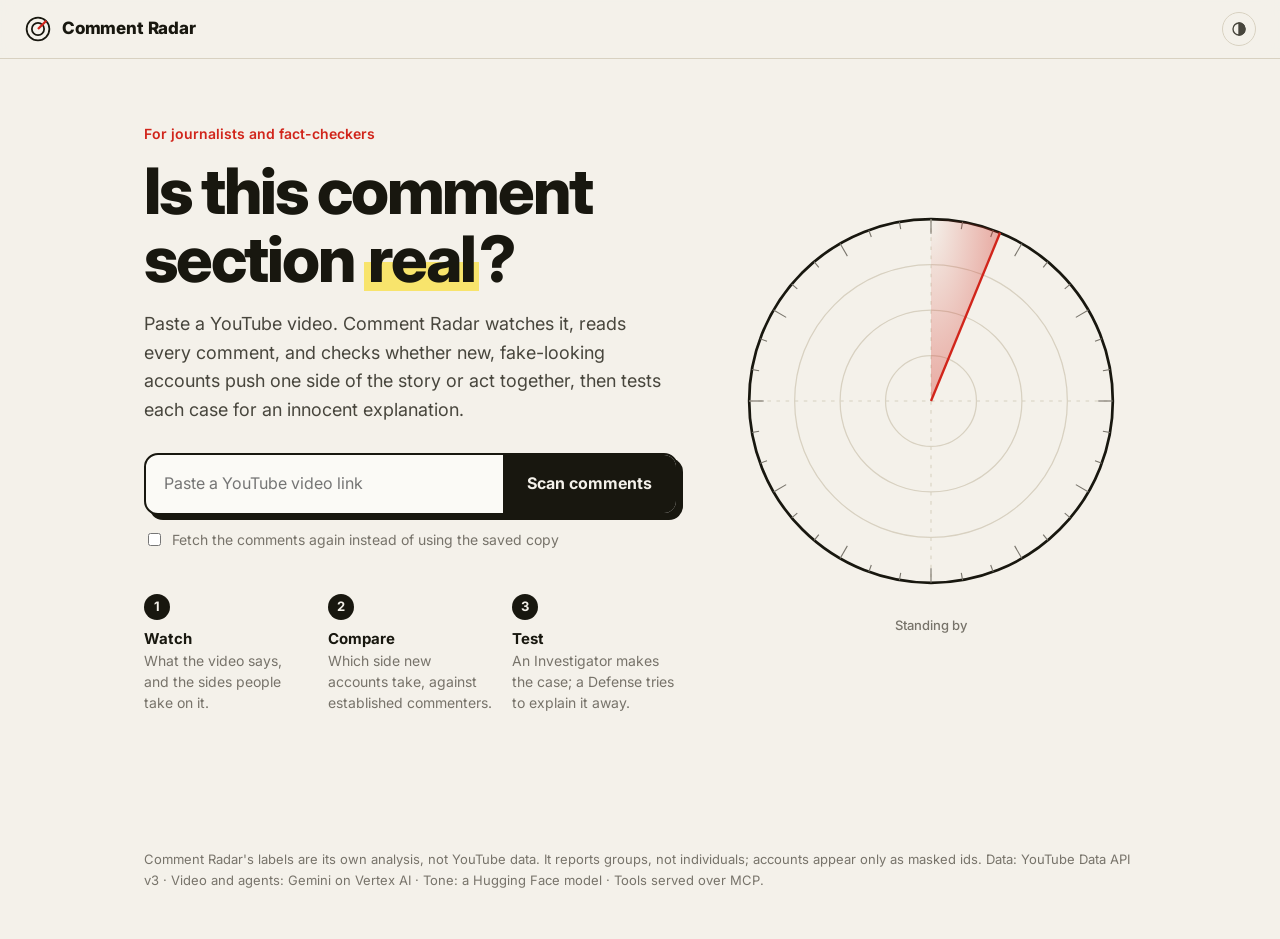
<file: static/index.html>
<!doctype html>
<html lang="en">
<head>
    <meta charset="UTF-8" />
    <meta name="viewport" content="width=device-width, initial-scale=1.0" />
    <title>Comment Radar</title>
    <meta name="description" content="Paste a YouTube link. Comment Radar finds groups of accounts that act together in its comments, with the evidence." />
    <link rel="preconnect" href="https://fonts.googleapis.com" />
    <link rel="preconnect" href="https://fonts.gstatic.com" crossorigin />
    <link href="https://fonts.googleapis.com/css2?family=Inter:wght@400;500;600;700;800&display=swap" rel="stylesheet" />
    <link rel="stylesheet" href="/static/styles.css" />
    <link rel="icon" href="data:image/svg+xml,%3Csvg xmlns='http://www.w3.org/2000/svg' viewBox='0 0 32 32'%3E%3Ccircle cx='16' cy='16' r='14' fill='%23f4f1ea' stroke='%2318170f' stroke-width='2'/%3E%3Ccircle cx='16' cy='16' r='8' fill='none' stroke='%2318170f' stroke-width='1.5'/%3E%3Cpath d='M16 16 26 6' stroke='%23d1251b' stroke-width='2.5'/%3E%3C/svg%3E" />
</head>
<body>
    <header class="masthead">
        <a class="wordmark" href="/">
            <svg viewBox="0 0 32 32" aria-hidden="true"><circle cx="16" cy="16" r="13" /><circle cx="16" cy="16" r="7" /><path class="hand" d="M16 16 25.5 6.5" /></svg>
            <span>Comment Radar</span>
        </a>
        <nav class="stepnav hidden" id="stepnav" aria-label="Report sections">
            <a href="#s-verdict"><i>1</i>Verdict</a>
            <a href="#s-sides"><i>2</i>Sides</a>
            <a href="#s-groups"><i>3</i>Groups</a>
            <a href="#s-scope"><i>4</i>Accounts</a>
            <a href="#s-tone"><i>5</i>Tone</a>
            <a href="#s-timing"><i>6</i>Timing</a>
            <a href="#s-ask"><i>7</i>Ask</a>
        </nav>
        <button class="theme" id="btn-theme" type="button" title="Switch light or dark" aria-label="Switch light or dark">
            <svg viewBox="0 0 24 24" fill="none" stroke="currentColor" stroke-width="1.8"><circle cx="12" cy="12" r="8" /><path d="M12 4a8 8 0 0 1 0 16z" fill="currentColor" /></svg>
        </button>
    </header>

    <main>
        <!-- Landing -->
        <section class="hero" id="hero">
            <div class="hero-text">
                <p class="kicker">For journalists and fact-checkers</p>
                <h1>Is this comment section <mark>real</mark>?</h1>
                <p class="lede">Paste a YouTube video. Comment Radar watches it, reads every comment, and checks whether new, fake-looking accounts push one side of the story or act together, then tests each case for an innocent explanation.</p>
                <form class="scan" id="ask">
                    <label class="sr-only" for="url">YouTube video link</label>
                    <input id="url" type="url" inputmode="url" placeholder="Paste a YouTube video link" required autocomplete="off" spellcheck="false" />
                    <button id="run" type="submit">Scan comments</button>
                </form>
                <label class="fresh"><input type="checkbox" id="fresh" /> Fetch the comments again instead of using the saved copy</label>
                <div class="examples hidden" id="examples"></div>
                <ol class="how">
                    <li><b>Watch</b><span>What the video says, and the sides people take on it.</span></li>
                    <li><b>Compare</b><span>Which side new accounts take, against established commenters.</span></li>
                    <li><b>Test</b><span>An Investigator makes the case; a Defense tries to explain it away.</span></li>
                </ol>
            </div>
            <figure class="scope-wrap" aria-hidden="true">
                <svg class="scope" id="scope" viewBox="-110 -110 220 220">
                    <defs>
                        <radialGradient id="sweep-fade" cx="0" cy="0" r="1"><stop offset="0" stop-color="var(--sweep)" stop-opacity="0" /><stop offset="1" stop-color="var(--sweep)" stop-opacity=".35" /></radialGradient>
                    </defs>
                    <circle r="100" class="ring outer" /><circle r="75" class="ring" /><circle r="50" class="ring" /><circle r="25" class="ring" />
                    <path d="M-100 0H100M0-100V100" class="cross" />
                    <g id="ticks"></g>
                    <g class="sweep"><path d="M0 0 L0 -100 A100 100 0 0 1 38 -92.5 Z" fill="url(#sweep-fade)" /><path d="M0 0 L38 -92.5" class="beam" /></g>
                    <g id="blips"></g>
                </svg>
                <figcaption id="scope-caption">Standing by</figcaption>
            </figure>
        </section>

        <div class="alert hidden" id="error" role="alert"></div>

        <!-- Live run -->
        <section class="run hidden" id="status" aria-live="polite">
            <div class="run-head">
                <span class="live">Scanning</span>
                <b id="status-title">Reading the comments…</b>
                <span class="clock" id="elapsed">0:00</span>
            </div>
            <ol class="steps" id="steps">
                <li data-step="fetch">Fetch comments</li>
                <li data-step="watch">Watch the video</li>
                <li data-step="stance">Read stances</li>
                <li data-step="sentiment">Read tone</li>
                <li data-step="signals">Find groups</li>
                <li data-step="investigate">Investigate</li>
                <li data-step="report">Verdict</li>
            </ol>
            <ul class="wire" id="log"></ul>
        </section>

        <!-- Report: one question per section, answered in one sentence, then the picture, then details on demand -->
        <article class="report hidden" id="results">
            <div class="video" id="video"></div>

            <section class="step" id="s-verdict">
                <header><i>1</i><div><h2>The verdict</h2><p>Are fake-looking accounts steering or gaming this comment section?</p></div></header>
                <div id="verdict"></div>
            </section>

            <section class="step" id="s-sides">
                <header><i>2</i><div><h2>The video and its sides</h2><p>What the video says, and which side new accounts take compared with established commenters.</p></div></header>
                <p class="takeaway" id="sides-takeaway"></p>
                <div id="sides"></div>
            </section>

            <section class="step" id="s-groups">
                <header><i>3</i><div><h2>The groups</h2><p>Which accounts acted together, and why we think so.</p></div></header>
                <p class="takeaway" id="groups-takeaway"></p>
                <div id="groups"></div>
            </section>

            <section class="step" id="s-scope">
                <header><i>4</i><div><h2>How they stand out</h2><p>Every account as a dot. Closer to the centre = a newer account. Clockwise = the order they commented in.</p></div></header>
                <p class="takeaway" id="scope-takeaway"></p>
                <div class="plot-grid">
                    <div id="plot" class="plot"></div>
                    <aside class="plot-side">
                        <div class="plot-legend" id="plot-legend"></div>
                        <div class="plot-info" id="plot-info">Hover over a dot to see the account.</div>
                    </aside>
                </div>
            </section>

            <section class="step" id="s-tone">
                <header><i>5</i><div><h2>Tone</h2><p>Do the groups sound different from everyone else? A machine-learning model reads each comment.</p></div></header>
                <p class="takeaway" id="tone-takeaway"></p>
                <div id="sentiment"></div>
            </section>

            <section class="step" id="s-timing">
                <header><i>6</i><div><h2>Timing</h2><p>When did the comments arrive, and when did the groups post?</p></div></header>
                <p class="takeaway" id="timing-takeaway"></p>
                <div id="timeline"></div>
            </section>

            <section class="step" id="s-ask">
                <header><i>7</i><div><h2>Ask a follow-up</h2><p>Ask anything about this comment section. The analyst searches the comments before it answers.</p></div></header>
                <div class="suggest" id="suggest"></div>
                <div class="chat" id="chat"></div>
                <form class="ask" id="ask-form">
                    <label class="sr-only" for="question">Your question</label>
                    <textarea id="question" rows="2" placeholder="e.g. What are the other commenters angry about?" required></textarea>
                    <button type="submit" id="ask-btn">Ask</button>
                </form>
            </section>

            <details class="step all-comments" id="s-comments">
                <summary><i>+</i><div><h2>All comments</h2><p id="comments-note">Every comment with its tone and group. Filter to check the evidence yourself.</p></div></summary>
                <div class="filters" id="filters"></div>
                <div id="comments"></div>
                <button class="more hidden" id="more" type="button">Show more</button>
            </details>
        </article>
    </main>

    <footer>
        Comment Radar's labels are its own analysis, not YouTube data. It reports groups, not individuals; accounts appear only as masked ids.
        Data: YouTube Data API v3 · Video and agents: Gemini on Vertex AI · Tone: a Hugging Face model · Tools served over MCP.
    </footer>

    <script src="/static/app.js"></script>
</body>
</html>
</file>
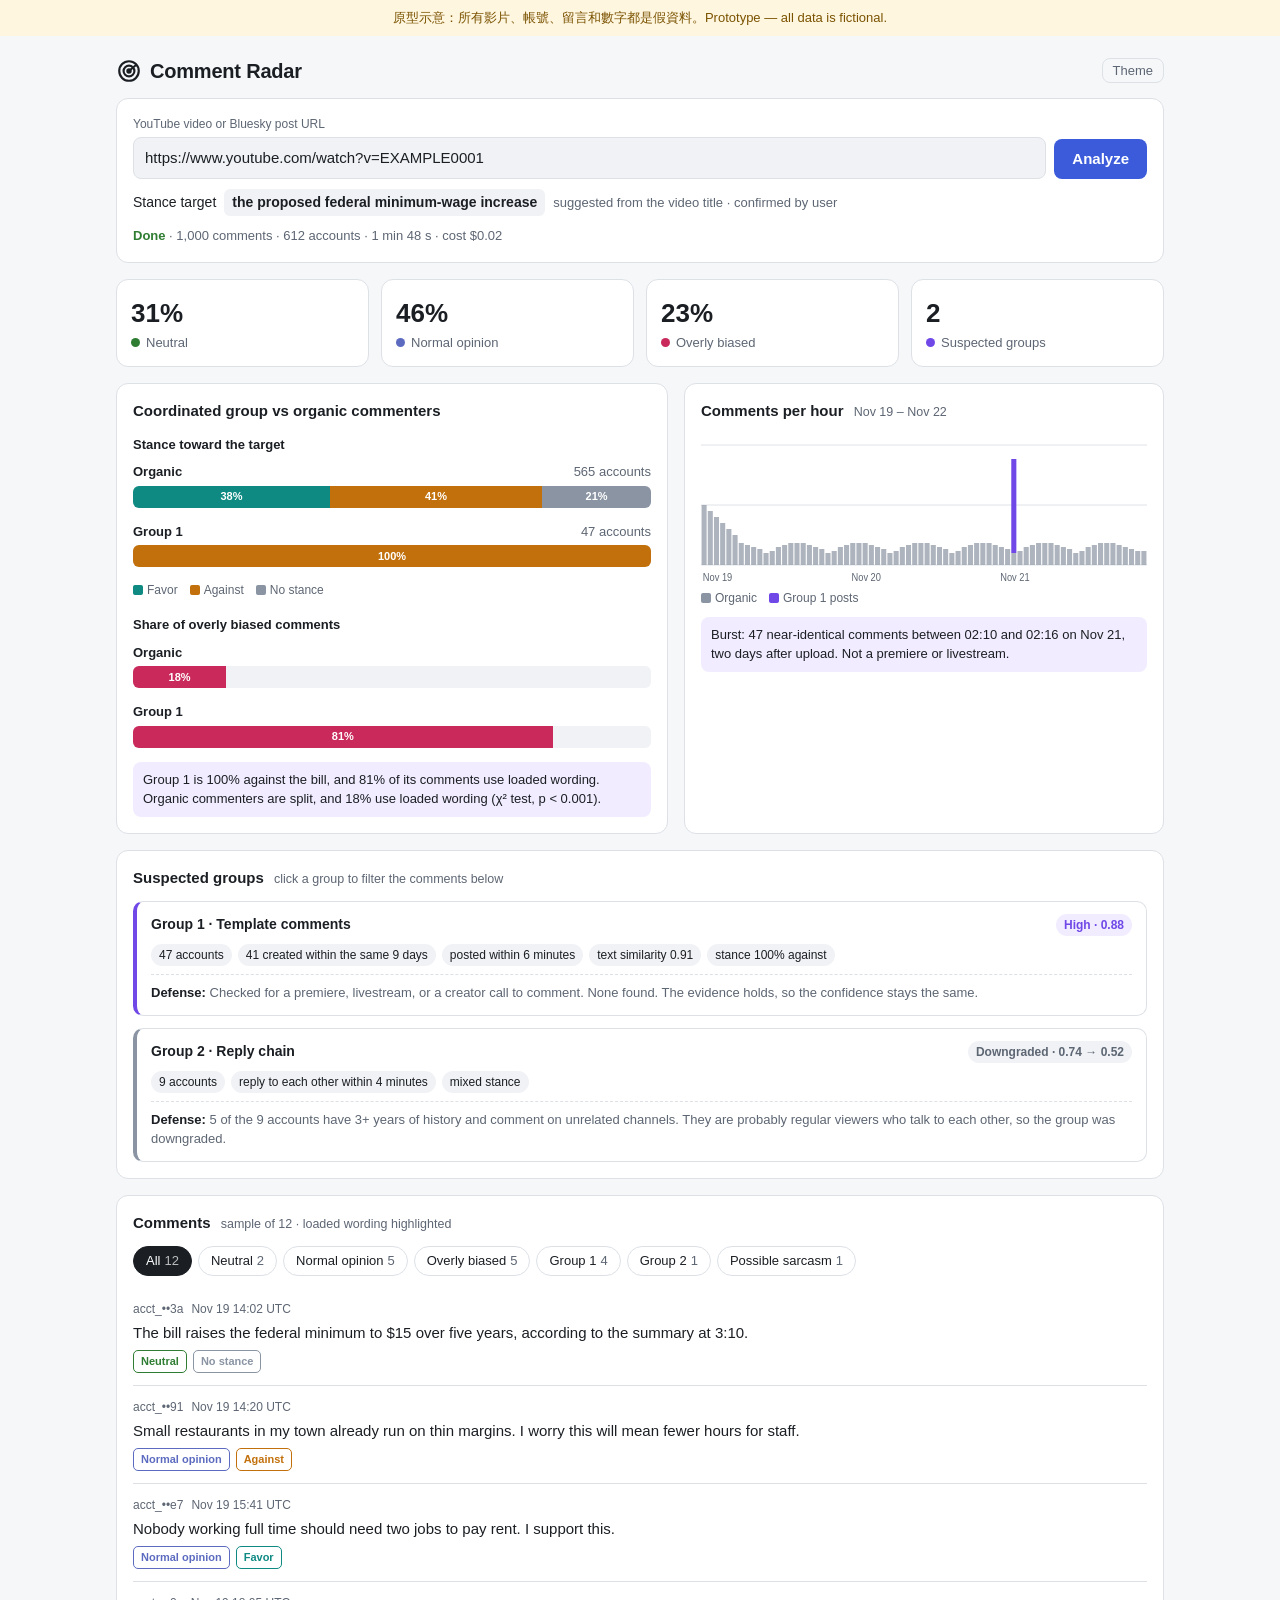
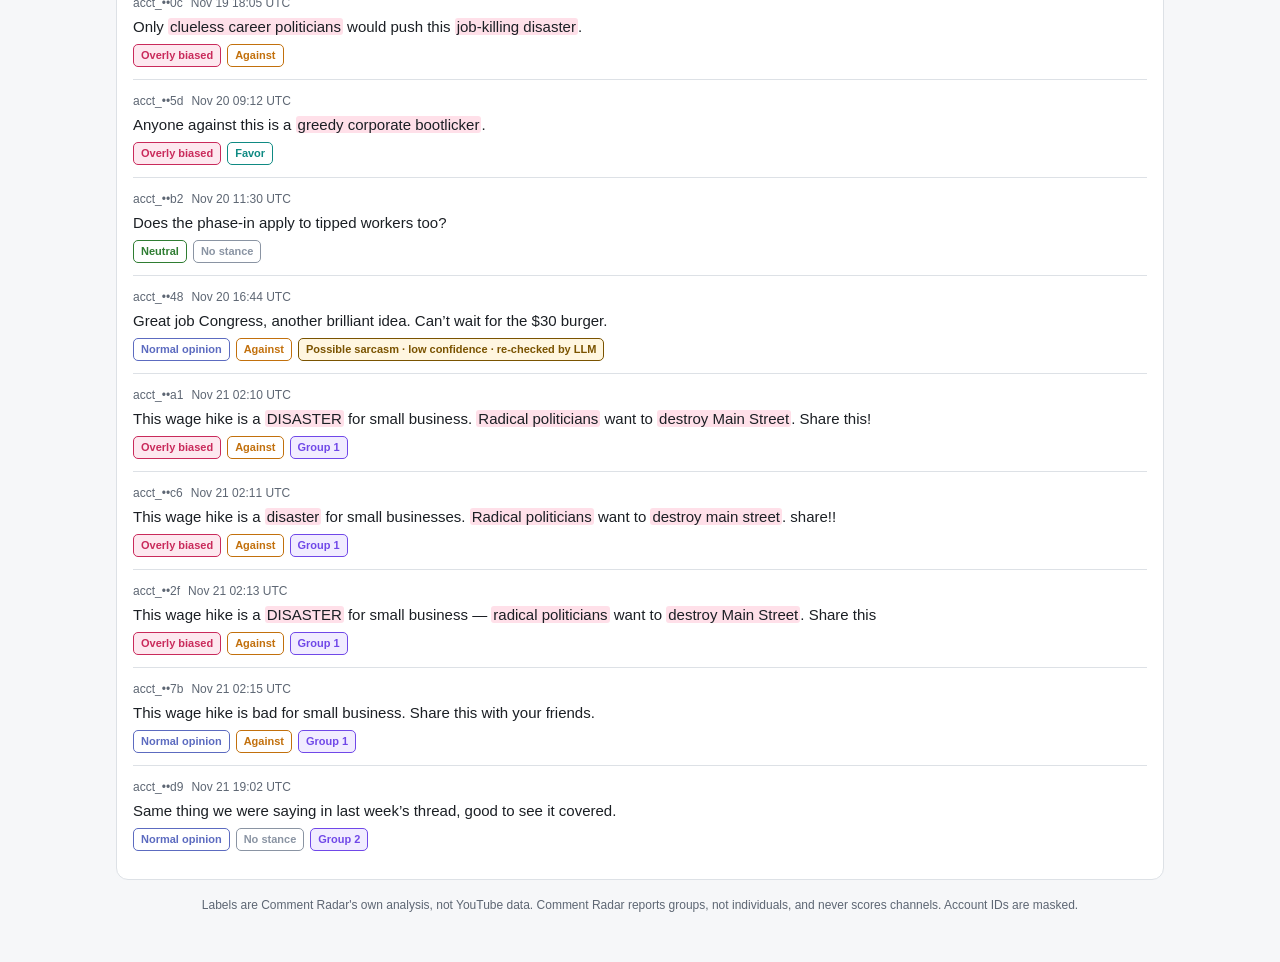
<file: docs/planning/prototype.html>
<!doctype html>
<html lang="en">
<head>
<meta charset="utf-8">
<meta name="viewport" content="width=device-width, initial-scale=1">
<title>Comment Radar Prototype</title>
<style>
:root {
  --bg: #f6f7f9;
  --surface: #ffffff;
  --surface-2: #f0f2f5;
  --text: #1b1f24;
  --muted: #5d6673;
  --border: #dde1e6;
  --accent: #3b5bdb;
  --favor: #0f8a83;
  --against: #c2700c;
  --none: #8a94a3;
  --biased: #c92a5b;
  --biased-bg: #fde8ef;
  --neutral: #2f7d32;
  --opinion: #5c6bc0;
  --group: #7048e8;
  --group-bg: #f1ecff;
  --warn-bg: #fff6e0;
  --warn-text: #7a5300;
  --mark: #ffe0e9;
}
@media (prefers-color-scheme: dark) {
  :root:not([data-theme="light"]) {
    --bg: #111418;
    --surface: #1a1e24;
    --surface-2: #222831;
    --text: #e8ebef;
    --muted: #9aa4b2;
    --border: #2e3540;
    --accent: #7c93ff;
    --favor: #36c2b8;
    --against: #f0a046;
    --none: #7a8494;
    --biased: #ff6b95;
    --biased-bg: #3a1a26;
    --neutral: #6cc070;
    --opinion: #8e9bf0;
    --group: #a48bff;
    --group-bg: #2a2342;
    --warn-bg: #3a3017;
    --warn-text: #f3d27a;
    --mark: #5a2236;
  }
}
:root[data-theme="dark"] {
  --bg: #111418; --surface: #1a1e24; --surface-2: #222831; --text: #e8ebef; --muted: #9aa4b2;
  --border: #2e3540; --accent: #7c93ff; --favor: #36c2b8; --against: #f0a046; --none: #7a8494;
  --biased: #ff6b95; --biased-bg: #3a1a26; --neutral: #6cc070; --opinion: #8e9bf0; --group: #a48bff;
  --group-bg: #2a2342; --warn-bg: #3a3017; --warn-text: #f3d27a; --mark: #5a2236;
}
* { box-sizing: border-box; }
body {
  margin: 0; background: var(--bg); color: var(--text);
  font: 15px/1.5 -apple-system, BlinkMacSystemFont, "Segoe UI", "Noto Sans TC", sans-serif;
}
.wrap { max-width: 1080px; margin: 0 auto; padding: 0 16px 48px; }
.banner {
  background: var(--warn-bg); color: var(--warn-text); font-size: 13px;
  padding: 8px 16px; text-align: center;
}
header { display: flex; align-items: center; justify-content: space-between; gap: 12px; padding: 20px 0 12px; }
.logo { font-weight: 700; font-size: 20px; letter-spacing: -0.01em; display: flex; align-items: center; gap: 8px; }
.logo svg { width: 26px; height: 26px; }
.theme-btn { background: none; border: 1px solid var(--border); color: var(--muted); border-radius: 8px; padding: 4px 10px; cursor: pointer; font-size: 13px; }
.card { background: var(--surface); border: 1px solid var(--border); border-radius: 12px; padding: 16px; margin-bottom: 16px; }
h2 { font-size: 15px; margin: 0 0 12px; }
h2 small { font-weight: 400; color: var(--muted); margin-left: 6px; }
.input-row { display: grid; grid-template-columns: 1fr auto; gap: 8px; }
.field label { display: block; font-size: 12px; color: var(--muted); margin-bottom: 4px; }
.field input { width: 100%; padding: 9px 11px; border: 1px solid var(--border); border-radius: 8px; background: var(--surface-2); color: var(--text); font: inherit; }
.btn { background: var(--accent); color: #fff; border: 0; border-radius: 8px; padding: 9px 18px; font: inherit; font-weight: 600; cursor: pointer; align-self: end; }
.target { margin-top: 10px; display: flex; flex-wrap: wrap; align-items: center; gap: 8px; font-size: 14px; }
.target b { background: var(--surface-2); padding: 3px 8px; border-radius: 6px; }
.status { margin-top: 10px; font-size: 13px; color: var(--muted); }
.status .ok { color: var(--neutral); font-weight: 600; }
.tiles { display: grid; grid-template-columns: repeat(4, 1fr); gap: 12px; margin-bottom: 16px; }
.tile { background: var(--surface); border: 1px solid var(--border); border-radius: 12px; padding: 14px; }
.tile .v { font-size: 26px; font-weight: 700; font-variant-numeric: tabular-nums; }
.tile .l { font-size: 13px; color: var(--muted); }
.tile .d { display: inline-block; width: 9px; height: 9px; border-radius: 50%; margin-right: 6px; }
.grid2 { display: grid; grid-template-columns: 1.15fr 1fr; gap: 16px; }
.cmp-row { margin-bottom: 14px; }
.cmp-head { display: flex; justify-content: space-between; font-size: 13px; margin-bottom: 4px; }
.cmp-head span { color: var(--muted); }
.bar { display: flex; height: 22px; border-radius: 6px; overflow: hidden; background: var(--surface-2); }
.bar div { display: flex; align-items: center; justify-content: center; font-size: 11px; color: #fff; font-weight: 600; white-space: nowrap; overflow: hidden; }
.legend { display: flex; flex-wrap: wrap; gap: 12px; font-size: 12px; color: var(--muted); margin-top: 4px; }
.legend i { display: inline-block; width: 10px; height: 10px; border-radius: 2px; margin-right: 4px; vertical-align: -1px; }
.subhead { font-size: 13px; font-weight: 600; margin: 16px 0 8px; }
.insight { margin-top: 12px; font-size: 13px; background: var(--group-bg); border-radius: 8px; padding: 8px 10px; }
.timeline svg { width: 100%; height: 150px; display: block; }
.groups { display: grid; gap: 12px; }
.group { border: 1px solid var(--border); border-left: 4px solid var(--group); border-radius: 10px; padding: 12px 14px; cursor: pointer; background: var(--surface); }
.group.down { border-left-color: var(--none); }
.group.active { background: var(--group-bg); }
.group-top { display: flex; justify-content: space-between; gap: 8px; align-items: baseline; }
.group-top b { font-size: 14px; }
.conf { font-size: 12px; font-weight: 600; padding: 2px 8px; border-radius: 999px; background: var(--group-bg); color: var(--group); white-space: nowrap; }
.group.down .conf { background: var(--surface-2); color: var(--muted); }
.chips { display: flex; flex-wrap: wrap; gap: 6px; margin: 8px 0; }
.chip { font-size: 12px; padding: 2px 8px; border-radius: 999px; background: var(--surface-2); color: var(--text); }
.defense { font-size: 13px; color: var(--muted); border-top: 1px dashed var(--border); padding-top: 8px; }
.defense b { color: var(--text); }
.filters { display: flex; flex-wrap: wrap; gap: 6px; margin-bottom: 12px; }
.filters button { border: 1px solid var(--border); background: var(--surface); color: var(--text); border-radius: 999px; padding: 4px 12px; font: inherit; font-size: 13px; cursor: pointer; }
.filters button.on { background: var(--text); color: var(--surface); border-color: var(--text); }
.filters button .n { color: var(--muted); margin-left: 4px; }
.filters button.on .n { color: inherit; opacity: .7; }
.comment { border-top: 1px solid var(--border); padding: 12px 0; }
.comment:first-child { border-top: 0; }
.c-meta { font-size: 12px; color: var(--muted); display: flex; flex-wrap: wrap; gap: 8px; }
.c-text { margin: 4px 0 6px; }
.c-text mark { background: var(--mark); color: inherit; border-radius: 3px; padding: 0 2px; }
.tag { font-size: 11px; font-weight: 600; padding: 2px 7px; border-radius: 5px; border: 1px solid currentColor; }
.t-neutral { color: var(--neutral); }
.t-opinion { color: var(--opinion); }
.t-biased { color: var(--biased); background: var(--biased-bg); }
.t-favor { color: var(--favor); }
.t-against { color: var(--against); }
.t-none { color: var(--none); }
.t-group { color: var(--group); background: var(--group-bg); }
.t-sarc { color: var(--warn-text); background: var(--warn-bg); }
.c-tags { display: flex; flex-wrap: wrap; gap: 6px; }
.empty { color: var(--muted); font-size: 14px; padding: 12px 0; }
footer { font-size: 12px; color: var(--muted); text-align: center; margin-top: 8px; }
@media (max-width: 760px) {
  .tiles { grid-template-columns: repeat(2, 1fr); }
  .grid2 { grid-template-columns: 1fr; }
  .input-row { grid-template-columns: 1fr; }
  .btn { width: 100%; }
}
</style>
</head>
<body>
<div class="banner">原型示意：所有影片、帳號、留言和數字都是假資料。Prototype — all data is fictional.</div>
<div class="wrap">
  <header>
    <div class="logo">
      <svg viewBox="0 0 24 24" fill="none" stroke="currentColor" stroke-width="2" aria-hidden="true"><circle cx="12" cy="12" r="9"/><circle cx="12" cy="12" r="5"/><path d="M12 12 19 6"/><circle cx="12" cy="12" r="1.5" fill="currentColor"/></svg>
      Comment Radar
    </div>
    <button class="theme-btn" id="themeBtn" type="button">Theme</button>
  </header>

  <section class="card">
    <div class="input-row">
      <div class="field">
        <label for="url">YouTube video or Bluesky post URL</label>
        <input id="url" value="https://www.youtube.com/watch?v=EXAMPLE0001">
      </div>
      <button class="btn" type="button" id="runBtn">Analyze</button>
    </div>
    <div class="target">
      Stance target <b>the proposed federal minimum-wage increase</b>
      <span style="color:var(--muted);font-size:13px">suggested from the video title · confirmed by user</span>
    </div>
    <div class="status" id="status"><span class="ok">Done</span> · 1,000 comments · 612 accounts · 1 min 48 s · cost $0.02</div>
  </section>

  <section class="tiles">
    <div class="tile"><div class="v">31%</div><div class="l"><span class="d" style="background:var(--neutral)"></span>Neutral</div></div>
    <div class="tile"><div class="v">46%</div><div class="l"><span class="d" style="background:var(--opinion)"></span>Normal opinion</div></div>
    <div class="tile"><div class="v">23%</div><div class="l"><span class="d" style="background:var(--biased)"></span>Overly biased</div></div>
    <div class="tile"><div class="v">2</div><div class="l"><span class="d" style="background:var(--group)"></span>Suspected groups</div></div>
  </section>

  <div class="grid2">
    <section class="card">
      <h2>Coordinated group vs organic commenters</h2>
      <div class="subhead" style="margin-top:0">Stance toward the target</div>
      <div id="stanceBars"></div>
      <div class="legend">
        <span><i style="background:var(--favor)"></i>Favor</span>
        <span><i style="background:var(--against)"></i>Against</span>
        <span><i style="background:var(--none)"></i>No stance</span>
      </div>
      <div class="subhead">Share of overly biased comments</div>
      <div id="biasBars"></div>
      <div class="insight">Group 1 is 100% against the bill, and 81% of its comments use loaded wording. Organic commenters are split, and 18% use loaded wording (χ² test, p &lt; 0.001).</div>
    </section>

    <section class="card timeline">
      <h2>Comments per hour <small>Nov 19 – Nov 22</small></h2>
      <svg id="tl" viewBox="0 0 480 150" preserveAspectRatio="none" role="img" aria-label="Comments per hour, burst on Nov 21 at 02:00"></svg>
      <div class="legend">
        <span><i style="background:var(--none)"></i>Organic</span>
        <span><i style="background:var(--group)"></i>Group 1 posts</span>
      </div>
      <div class="insight" style="margin-top:10px">Burst: 47 near-identical comments between 02:10 and 02:16 on Nov 21, two days after upload. Not a premiere or livestream.</div>
    </section>
  </div>

  <section class="card">
    <h2>Suspected groups <small>click a group to filter the comments below</small></h2>
    <div class="groups">
      <div class="group" data-group="1">
        <div class="group-top"><b>Group 1 · Template comments</b><span class="conf">High · 0.88</span></div>
        <div class="chips">
          <span class="chip">47 accounts</span>
          <span class="chip">41 created within the same 9 days</span>
          <span class="chip">posted within 6 minutes</span>
          <span class="chip">text similarity 0.91</span>
          <span class="chip">stance 100% against</span>
        </div>
        <div class="defense"><b>Defense:</b> Checked for a premiere, livestream, or a creator call to comment. None found. The evidence holds, so the confidence stays the same.</div>
      </div>
      <div class="group down" data-group="2">
        <div class="group-top"><b>Group 2 · Reply chain</b><span class="conf">Downgraded · 0.74 → 0.52</span></div>
        <div class="chips">
          <span class="chip">9 accounts</span>
          <span class="chip">reply to each other within 4 minutes</span>
          <span class="chip">mixed stance</span>
        </div>
        <div class="defense"><b>Defense:</b> 5 of the 9 accounts have 3+ years of history and comment on unrelated channels. They are probably regular viewers who talk to each other, so the group was downgraded.</div>
      </div>
    </div>
  </section>

  <section class="card">
    <h2>Comments <small>sample of 12 · loaded wording highlighted</small></h2>
    <div class="filters" id="filters"></div>
    <div id="list"></div>
  </section>

  <footer>Labels are Comment Radar's own analysis, not YouTube data. Comment Radar reports groups, not individuals, and never scores channels. Account IDs are masked.</footer>
</div>

<script>
(function () {
  var root = document.documentElement;
  var btn = document.getElementById('themeBtn');
  try { var saved = localStorage.getItem('cr-theme'); if (saved) root.setAttribute('data-theme', saved); } catch (e) {}
  btn.addEventListener('click', function () {
    var cur = root.getAttribute('data-theme');
    var dark = cur ? cur === 'dark' : matchMedia('(prefers-color-scheme: dark)').matches;
    var next = dark ? 'light' : 'dark';
    root.setAttribute('data-theme', next);
    try { localStorage.setItem('cr-theme', next); } catch (e) {}
  });

  document.getElementById('runBtn').addEventListener('click', function () {
    var s = document.getElementById('status');
    var steps = ['Fetching comments…', 'Classifying 1,000 comments…', 'Scoring coordination…', 'Investigators and defense reviewing 2 groups…'];
    var i = 0;
    s.textContent = steps[0];
    var t = setInterval(function () {
      i++;
      if (i < steps.length) { s.textContent = steps[i]; return; }
      clearInterval(t);
      s.innerHTML = '<span class="ok">Done</span> · 1,000 comments · 612 accounts · 1 min 48 s · cost $0.02';
    }, 700);
  });

  function bar(label, note, parts) {
    var html = '<div class="cmp-row"><div class="cmp-head"><b>' + label + '</b><span>' + note + '</span></div><div class="bar">';
    parts.forEach(function (p) {
      if (p[0] > 0) html += '<div style="width:' + p[0] + '%;background:' + p[1] + '">' + (p[0] >= 8 ? p[0] + '%' : '') + '</div>';
    });
    return html + '</div></div>';
  }
  document.getElementById('stanceBars').innerHTML =
    bar('Organic', '565 accounts', [[38, 'var(--favor)'], [41, 'var(--against)'], [21, 'var(--none)']]) +
    bar('Group 1', '47 accounts', [[0, 'var(--favor)'], [100, 'var(--against)'], [0, 'var(--none)']]);
  document.getElementById('biasBars').innerHTML =
    bar('Organic', '', [[18, 'var(--biased)']]) +
    bar('Group 1', '', [[81, 'var(--biased)']]);

  // timeline: 72 hourly bins
  var svg = document.getElementById('tl');
  var organic = [], group = [];
  for (var h = 0; h < 72; h++) {
    var base = h < 6 ? 30 - h * 3 : 6 + Math.round(5 * Math.abs(Math.sin(h / 3.2)));
    organic.push(base);
    group.push(h === 50 ? 47 : 0);
  }
  var max = 60, W = 480, H = 130, bw = W / 72;
  var s = '';
  for (var y = 0; y <= 60; y += 30) {
    var yy = H - (y / max) * (H - 10);
    s += '<line x1="0" x2="' + W + '" y1="' + yy + '" y2="' + yy + '" stroke="var(--border)" stroke-width="1"/>';
  }
  for (h = 0; h < 72; h++) {
    var oh = (organic[h] / max) * (H - 10), gh = (group[h] / max) * (H - 10);
    var x = h * bw + 0.6;
    s += '<rect x="' + x + '" y="' + (H - oh) + '" width="' + (bw - 1.2) + '" height="' + oh + '" fill="var(--none)" opacity=".7"/>';
    if (gh) s += '<rect x="' + x + '" y="' + (H - oh - gh) + '" width="' + (bw - 1.2) + '" height="' + gh + '" fill="var(--group)"/>';
  }
  ['Nov 19', 'Nov 20', 'Nov 21', 'Nov 22'].forEach(function (d, i) {
    s += '<text x="' + (i * 24 * bw + 2) + '" y="146" font-size="10" fill="var(--muted)">' + d + '</text>';
  });
  svg.innerHTML = s;

  // comments
  var C = [
    { id: 'acct_••3a', t: 'Nov 19 14:02', cat: 'neutral', stance: 'none', text: 'The bill raises the federal minimum to $15 over five years, according to the summary at 3:10.' },
    { id: 'acct_••91', t: 'Nov 19 14:20', cat: 'opinion', stance: 'against', text: 'Small restaurants in my town already run on thin margins. I worry this will mean fewer hours for staff.' },
    { id: 'acct_••e7', t: 'Nov 19 15:41', cat: 'opinion', stance: 'favor', text: 'Nobody working full time should need two jobs to pay rent. I support this.' },
    { id: 'acct_••0c', t: 'Nov 19 18:05', cat: 'biased', stance: 'against', text: 'Only [[clueless career politicians]] would push this [[job-killing disaster]].' },
    { id: 'acct_••5d', t: 'Nov 20 09:12', cat: 'biased', stance: 'favor', text: 'Anyone against this is a [[greedy corporate bootlicker]].' },
    { id: 'acct_••b2', t: 'Nov 20 11:30', cat: 'neutral', stance: 'none', text: 'Does the phase-in apply to tipped workers too?' },
    { id: 'acct_••48', t: 'Nov 20 16:44', cat: 'opinion', stance: 'against', sarc: true, text: 'Great job Congress, another brilliant idea. Can’t wait for the $30 burger.' },
    { id: 'acct_••a1', t: 'Nov 21 02:10', cat: 'biased', stance: 'against', group: 1, text: 'This wage hike is a [[DISASTER]] for small business. [[Radical politicians]] want to [[destroy Main Street]]. Share this!' },
    { id: 'acct_••c6', t: 'Nov 21 02:11', cat: 'biased', stance: 'against', group: 1, text: 'This wage hike is a [[disaster]] for small businesses. [[Radical politicians]] want to [[destroy main street]]. share!!' },
    { id: 'acct_••2f', t: 'Nov 21 02:13', cat: 'biased', stance: 'against', group: 1, text: 'This wage hike is a [[DISASTER]] for small business — [[radical politicians]] want to [[destroy Main Street]]. Share this' },
    { id: 'acct_••7b', t: 'Nov 21 02:15', cat: 'opinion', stance: 'against', group: 1, text: 'This wage hike is bad for small business. Share this with your friends.' },
    { id: 'acct_••d9', t: 'Nov 21 19:02', cat: 'opinion', stance: 'none', group: 2, text: 'Same thing we were saying in last week’s thread, good to see it covered.' }
  ];
  var CAT = { neutral: ['Neutral', 't-neutral'], opinion: ['Normal opinion', 't-opinion'], biased: ['Overly biased', 't-biased'] };
  var ST = { favor: ['Favor', 't-favor'], against: ['Against', 't-against'], none: ['No stance', 't-none'] };
  var FILTERS = [
    ['all', 'All', function () { return true; }],
    ['neutral', 'Neutral', function (c) { return c.cat === 'neutral'; }],
    ['opinion', 'Normal opinion', function (c) { return c.cat === 'opinion'; }],
    ['biased', 'Overly biased', function (c) { return c.cat === 'biased'; }],
    ['g1', 'Group 1', function (c) { return c.group === 1; }],
    ['g2', 'Group 2', function (c) { return c.group === 2; }],
    ['sarc', 'Possible sarcasm', function (c) { return c.sarc; }]
  ];
  var current = 'all';
  function esc(s) { return s.replace(/&/g, '&amp;').replace(/</g, '&lt;'); }
  function render() {
    var f = FILTERS.filter(function (x) { return x[0] === current; })[0][2];
    document.getElementById('filters').innerHTML = FILTERS.map(function (x) {
      var n = C.filter(x[2]).length;
      return '<button type="button" data-f="' + x[0] + '" class="' + (x[0] === current ? 'on' : '') + '">' + x[1] + '<span class="n">' + n + '</span></button>';
    }).join('');
    var rows = C.filter(f).map(function (c) {
      var text = esc(c.text).replace(/\[\[(.+?)\]\]/g, '<mark>$1</mark>');
      var tags = '<span class="tag ' + CAT[c.cat][1] + '">' + CAT[c.cat][0] + '</span>' +
        '<span class="tag ' + ST[c.stance][1] + '">' + ST[c.stance][0] + '</span>';
      if (c.sarc) tags += '<span class="tag t-sarc">Possible sarcasm · low confidence · re-checked by LLM</span>';
      if (c.group) tags += '<span class="tag t-group">Group ' + c.group + '</span>';
      return '<div class="comment"><div class="c-meta"><span>' + c.id + '</span><span>' + c.t + ' UTC</span></div>' +
        '<div class="c-text">' + text + '</div><div class="c-tags">' + tags + '</div></div>';
    });
    document.getElementById('list').innerHTML = rows.length ? rows.join('') : '<div class="empty">No comments match.</div>';
    document.querySelectorAll('.group').forEach(function (g) {
      g.classList.toggle('active', current === 'g' + g.dataset.group);
    });
  }
  document.getElementById('filters').addEventListener('click', function (e) {
    var b = e.target.closest('button'); if (!b) return;
    current = b.dataset.f; render();
  });
  document.querySelectorAll('.group').forEach(function (g) {
    g.addEventListener('click', function () {
      var k = 'g' + g.dataset.group;
      current = current === k ? 'all' : k; render();
      document.getElementById('list').scrollIntoView({ behavior: 'smooth', block: 'nearest' });
    });
  });
  render();
})();
</script>
</body>
</html>
</file>
<file: static/styles.css>
/* Comment Radar. Paper, ink and a red stamp; one readable typeface. Light and dark. */

:root {
    color-scheme: light;
    --paper: #f4f1ea;
    --card: #fbfaf6;
    --soft: #ece7dc;
    --ink: #18170f;
    --ink-2: #48463d;
    --ink-3: #77736a;
    --rule: #d8d1c1;
    --red: #d1251b;
    --red-soft: #fbe6e3;
    --hi: #f8e46c;
    --clear: #2e7d45;
    --clear-soft: #e3f1e6;
    --amber: #b0680a;
    --amber-soft: #fbefd9;
    --sweep: #d1251b;
    --negative: #c2511f;
    --neutral: #a39d8c;
    --positive: #24787a;
    --g1: #d1251b; --g2: #1f5fbf; --g3: #b0680a; --g4: #6b3fa0; --g5: #2e7d45; --g6: #9c1c5b;
    --sans: "Inter", -apple-system, BlinkMacSystemFont, "Segoe UI", "Noto Sans TC", sans-serif;
    --mono: ui-monospace, "SF Mono", Menlo, Consolas, monospace;
    --radius: 14px;
}
@media (prefers-color-scheme: dark) {
    :root:not([data-theme="light"]) {
        color-scheme: dark;
        --paper: #111312; --card: #181b19; --soft: #222624; --ink: #eeebe2; --ink-2: #bdb8ab; --ink-3: #8c877a; --rule: #303532;
        --red: #ff6253; --red-soft: #3a1c19; --hi: #6b5a12; --clear: #74c58a; --clear-soft: #1a2e20; --amber: #f0a742; --amber-soft: #352a14;
        --sweep: #7ee2a8; --negative: #ff8a5c; --neutral: #8a8576; --positive: #5cc3c0;
        --g1: #ff6253; --g2: #6aa6ff; --g3: #f0a742; --g4: #b48cff; --g5: #74c58a; --g6: #ff7ab8;
    }
}
:root[data-theme="dark"] {
    color-scheme: dark;
    --paper: #111312; --card: #181b19; --soft: #222624; --ink: #eeebe2; --ink-2: #bdb8ab; --ink-3: #8c877a; --rule: #303532;
    --red: #ff6253; --red-soft: #3a1c19; --hi: #6b5a12; --clear: #74c58a; --clear-soft: #1a2e20; --amber: #f0a742; --amber-soft: #352a14;
    --sweep: #7ee2a8; --negative: #ff8a5c; --neutral: #8a8576; --positive: #5cc3c0;
    --g1: #ff6253; --g2: #6aa6ff; --g3: #f0a742; --g4: #b48cff; --g5: #74c58a; --g6: #ff7ab8;
}

* { box-sizing: border-box; }
html { scroll-behavior: smooth; scroll-padding-top: 76px; }
body { margin: 0; background: var(--paper); color: var(--ink); font: 16px/1.6 var(--sans); -webkit-font-smoothing: antialiased; }
button, input, textarea { font: inherit; color: inherit; }
a { color: inherit; text-decoration-color: var(--red); text-underline-offset: 3px; }
.hidden { display: none !important; }
.sr-only { position: absolute; width: 1px; height: 1px; overflow: hidden; clip: rect(0 0 0 0); }
.mono { font-family: var(--mono); font-size: .88em; }
mark { background: linear-gradient(transparent 55%, var(--hi) 55%, var(--hi) 92%, transparent 92%); color: inherit; padding: 0 .06em; }

/* --- Masthead + step navigation --- */
.masthead { position: sticky; top: 0; z-index: 20; display: flex; align-items: center; gap: 20px; padding: 12px 24px;
    background: color-mix(in srgb, var(--paper) 92%, transparent); backdrop-filter: blur(8px); border-bottom: 1px solid var(--rule); }
.wordmark { display: flex; align-items: center; gap: 10px; text-decoration: none; font-weight: 800; font-size: 17px; letter-spacing: -.01em; white-space: nowrap; }
.wordmark svg { width: 28px; height: 28px; fill: none; stroke: var(--ink); stroke-width: 2; }
.wordmark .hand { stroke: var(--red); stroke-width: 2.6; transform-origin: 16px 16px; animation: spin 6s linear infinite; }
.stepnav { flex: 1; display: flex; justify-content: center; gap: 4px; overflow-x: auto; }
.stepnav a { display: flex; align-items: center; gap: 6px; padding: 6px 12px; border-radius: 999px; text-decoration: none; font-size: 14px; font-weight: 500; color: var(--ink-2); white-space: nowrap; }
.stepnav a:hover, .stepnav a.on { background: var(--ink); color: var(--paper); }
.stepnav i { font-style: normal; font-size: 12px; font-weight: 700; width: 18px; height: 18px; border-radius: 50%; display: grid; place-items: center; background: var(--soft); color: var(--ink); }
.stepnav a.on i, .stepnav a:hover i { background: var(--red); color: #fff; }
.theme { margin-left: auto; background: none; border: 1px solid var(--rule); border-radius: 50%; width: 34px; height: 34px; padding: 7px; cursor: pointer; color: var(--ink-2); flex: none; }

main { max-width: 1040px; margin: 0 auto; padding: 0 24px 64px; }

/* --- Landing --- */
.hero { display: grid; grid-template-columns: 1.3fr 1fr; gap: 48px; align-items: center; padding: 64px 0 48px; }
.kicker { font-size: 14px; font-weight: 600; color: var(--red); margin: 0 0 12px; }
.hero h1 { font-size: clamp(40px, 5.6vw, 64px); line-height: 1.05; font-weight: 800; letter-spacing: -.035em; margin: 0 0 18px; }
.lede { font-size: 18px; color: var(--ink-2); margin: 0 0 28px; max-width: 32em; }
.scan { display: flex; background: var(--card); border: 2px solid var(--ink); border-radius: var(--radius); overflow: hidden; box-shadow: 5px 5px 0 var(--ink); }
.scan input { flex: 1; min-width: 0; border: 0; background: none; padding: 16px 18px; font-size: 16px; outline: none; }
.scan button { border: 0; background: var(--ink); color: var(--paper); padding: 0 24px; font-weight: 700; cursor: pointer; white-space: nowrap; }
.scan button:hover { background: var(--red); }
.scan button:disabled { opacity: .55; cursor: wait; }
.fresh { display: inline-flex; gap: 8px; align-items: center; margin-top: 14px; font-size: 14px; color: var(--ink-3); cursor: pointer; }
.examples { display: flex; flex-wrap: wrap; gap: 8px; margin-top: 12px; font-size: 14px; color: var(--ink-3); align-items: center; }
.examples button { border: 1px solid var(--rule); background: var(--card); border-radius: 999px; padding: 4px 12px; cursor: pointer; font-size: 14px; }
.how { list-style: none; padding: 0; margin: 40px 0 0; display: grid; grid-template-columns: repeat(3, 1fr); gap: 18px; counter-reset: h; }
.how li { counter-increment: h; font-size: 14px; color: var(--ink-3); line-height: 1.5; }
.how li::before { content: counter(h); display: grid; place-items: center; width: 26px; height: 26px; border-radius: 50%; background: var(--ink); color: var(--paper); font-weight: 700; font-size: 13px; margin-bottom: 8px; }
.how b { display: block; color: var(--ink); font-size: 15px; }

.scope-wrap { margin: 0; text-align: center; }
.scope { width: min(100%, 400px); overflow: visible; }
.scope .ring { fill: none; stroke: var(--rule); stroke-width: .7; }
.scope .ring.outer { stroke: var(--ink); stroke-width: 1.5; }
.scope .cross { stroke: var(--rule); stroke-width: .6; stroke-dasharray: 2 3; }
.scope #ticks line { stroke: var(--ink-3); stroke-width: .6; }
.scope .sweep { transform-origin: 0 0; animation: spin 5s linear infinite; }
.scope .beam { stroke: var(--sweep); stroke-width: 1.3; }
.scope.fast .sweep { animation-duration: 1.4s; }
.scope .blip { fill: var(--ink); animation: blip 3.2s ease-out forwards; }
.scope .blip.hot { fill: var(--red); }
figcaption { font-size: 13px; font-weight: 500; color: var(--ink-3); margin-top: 6px; }
@keyframes spin { to { transform: rotate(360deg); } }
@keyframes blip { 0% { opacity: 0; r: 0; } 10% { opacity: 1; r: 3.2; } 100% { opacity: 0; r: 1.5; } }

.has-report .hero { grid-template-columns: 1fr; padding: 24px 0 0; }
.has-report .hero .kicker, .has-report .hero h1, .has-report .lede, .has-report .how, .has-report .scope-wrap { display: none; }
.has-report .scan { box-shadow: 3px 3px 0 var(--ink); }

.alert { border: 2px solid var(--red); background: var(--red-soft); color: var(--red); border-radius: var(--radius); padding: 14px 18px; font-weight: 500; margin-bottom: 24px; }

/* --- Live run --- */
.run { background: var(--card); border: 2px solid var(--ink); border-radius: var(--radius); padding: 20px 22px; margin-bottom: 40px; }
.run-head { display: flex; align-items: center; gap: 14px; }
.live { font-size: 12px; font-weight: 700; color: #fff; background: var(--red); padding: 3px 10px; border-radius: 999px; animation: pulse 1s ease-in-out infinite alternate; }
.run-head b { flex: 1; font-size: 18px; font-weight: 700; }
.clock { font-size: 18px; font-weight: 600; font-variant-numeric: tabular-nums; color: var(--ink-2); }
.steps { list-style: none; margin: 18px 0; padding: 0; display: grid; grid-template-columns: repeat(7, 1fr); gap: 8px; }
.steps li.failed { color: var(--ink-3); border-color: var(--amber); text-decoration: line-through; }
.steps li { font-size: 14px; font-weight: 500; color: var(--ink-3); padding-top: 10px; border-top: 4px solid var(--soft); }
.steps li.active { color: var(--ink); border-color: var(--red); }
.steps li.done { color: var(--ink); border-color: var(--ink); }
.steps li.done::after { content: " ✓"; color: var(--clear); }
@keyframes pulse { from { opacity: .55; } to { opacity: 1; } }
.wire { list-style: none; margin: 0; padding: 12px 0 0; border-top: 1px solid var(--rule); font-size: 14px; color: var(--ink-2); max-height: 180px; overflow: auto; }
.wire li { display: grid; grid-template-columns: 44px 1fr; gap: 10px; padding: 3px 0; }
.wire li span { color: var(--ink-3); font-variant-numeric: tabular-nums; }

/* --- Report: steps --- */
.video { display: flex; gap: 16px; align-items: center; padding: 32px 0 8px; }
.video img { width: 140px; aspect-ratio: 16/9; object-fit: cover; border-radius: 10px; border: 1px solid var(--rule); background: var(--soft); }
.video b { display: block; font-size: 18px; line-height: 1.3; }
.video span { display: block; font-size: 14px; color: var(--ink-3); }
.video .coverage { margin-top: 2px; color: var(--ink-2); }

.step { padding: 40px 0 8px; border-bottom: 1px solid var(--rule); }
.step > header, .step > summary { display: flex; gap: 16px; align-items: flex-start; margin-bottom: 18px; }
.step > header > i, .step > summary > i { flex: none; font-style: normal; width: 36px; height: 36px; border-radius: 50%; display: grid; place-items: center;
    background: var(--ink); color: var(--paper); font-weight: 800; font-size: 16px; margin-top: 2px; }
.step h2 { font-size: 26px; font-weight: 800; letter-spacing: -.02em; margin: 0; line-height: 1.2; }
.step header p, .step summary p { margin: 2px 0 0; color: var(--ink-3); font-size: 15px; }
.takeaway { font-size: 20px; font-weight: 600; line-height: 1.45; margin: 0 0 22px 52px; max-width: 40em; }
.takeaway:empty { display: none; }
.subtle { color: var(--ink-3); font-size: 14px; }

/* 1. Verdict */
.verdict-card { margin-left: 52px; background: var(--card); border: 2px solid var(--ink); border-radius: var(--radius); padding: 26px 28px; display: grid; grid-template-columns: auto 1fr; gap: 28px; align-items: center; }
.verdict-card.coordinated { border-color: var(--red); }
.verdict-card.possible { border-color: var(--amber); }
.verdict-card.none { border-color: var(--clear); }
.stamp { font-weight: 800; text-transform: uppercase; letter-spacing: .08em; font-size: 15px; text-align: center; line-height: 1.25;
    border: 3px double currentColor; padding: 14px 18px; transform: rotate(-4deg); min-width: 170px; }
.stamp small { display: block; font-size: 12px; font-weight: 600; letter-spacing: .02em; text-transform: none; margin-top: 4px; }
.stamp.coordinated { color: var(--red); }
.stamp.possible { color: var(--amber); }
.stamp.none { color: var(--clear); }
.verdict-card h3 { font-size: 22px; font-weight: 700; line-height: 1.35; margin: 0 0 8px; letter-spacing: -.01em; }
.verdict-card p { margin: 0; color: var(--ink-2); }
.numbers { margin: 18px 0 0 52px; display: grid; grid-template-columns: repeat(3, 1fr); gap: 12px; }
.number { background: var(--card); border: 1px solid var(--rule); border-radius: var(--radius); padding: 14px 16px; }
.number b { display: block; font-size: 30px; font-weight: 800; letter-spacing: -.02em; line-height: 1.1; font-variant-numeric: tabular-nums; }
.number span { font-size: 14px; color: var(--ink-3); }
.number.alarm b { color: var(--red); }

/* 2. Groups */
#groups { margin-left: 52px; }
.group { background: var(--card); border: 1px solid var(--rule); border-left: 6px solid var(--gc); border-radius: var(--radius); padding: 22px 24px; margin-bottom: 18px; }
.group-top { display: flex; justify-content: space-between; align-items: center; gap: 12px; flex-wrap: wrap; }
.group-name { font-size: 14px; font-weight: 700; color: var(--gc); }
.badge { font-size: 13px; font-weight: 700; padding: 4px 12px; border-radius: 999px; white-space: nowrap; }
.badge.kept { background: var(--red-soft); color: var(--red); }
.badge.downgraded, .badge.unreviewed { background: var(--amber-soft); color: var(--amber); }
.badge.dismissed { background: var(--clear-soft); color: var(--clear); }
.badge.not_investigated, .badge.review_failed { background: var(--soft); color: var(--ink-3); }
.group h3 { font-size: 21px; font-weight: 700; line-height: 1.35; margin: 10px 0 4px; letter-spacing: -.01em; }
.group .facts { font-size: 14px; color: var(--ink-3); margin-bottom: 18px; }
.group h4 { font-size: 13px; font-weight: 700; text-transform: uppercase; letter-spacing: .05em; color: var(--ink-3); margin: 18px 0 8px; }
.why { margin: 0; padding-left: 20px; }
.why li { margin-bottom: 6px; }
.quotes { display: grid; gap: 10px; }
.quotes blockquote { margin: 0; padding: 10px 14px; background: var(--paper); border-left: 3px solid var(--gc); border-radius: 0 8px 8px 0; }
.quotes cite { display: block; font-style: normal; font-size: 13px; color: var(--ink-3); margin-top: 4px; }
.defense { margin-top: 18px; padding: 14px 16px; border-radius: 10px; background: var(--soft); }
.defense b { display: block; font-size: 15px; margin-bottom: 4px; }
.defense p { margin: 0; font-size: 15px; color: var(--ink-2); }
.group details { margin-top: 16px; border-top: 1px solid var(--rule); padding-top: 12px; }
.group summary { cursor: pointer; font-size: 14px; font-weight: 600; color: var(--red); }
.more-grid { display: grid; grid-template-columns: 1fr 1fr; gap: 28px; margin-top: 12px; }
.meter { font-size: 14px; margin-bottom: 10px; }
.meter div { display: flex; justify-content: space-between; color: var(--ink-2); }
.meter .track { display: block; height: 8px; background: var(--soft); border-radius: 999px; margin-top: 4px; overflow: hidden; }
.meter .fill { display: block; height: 100%; background: var(--gc); border-radius: 999px; }
table { width: 100%; border-collapse: collapse; font-size: 14px; }
th, td { text-align: left; padding: 6px 8px; border-bottom: 1px solid var(--rule); }
th { color: var(--ink-3); font-weight: 600; font-size: 13px; }
.link { background: none; border: 0; padding: 0; font-size: 14px; font-weight: 600; color: var(--red); cursor: pointer; text-decoration: underline; text-underline-offset: 3px; }
.also { margin-top: 8px; font-size: 15px; color: var(--ink-2); }
.also li { margin-bottom: 6px; }
.empty-card { margin-left: 52px; background: var(--card); border: 1px dashed var(--rule); border-radius: var(--radius); padding: 22px 24px; color: var(--ink-2); }

/* 3. Accounts plot */
.plot-grid { margin-left: 52px; display: grid; grid-template-columns: 1fr 260px; gap: 28px; align-items: start; }
.plot svg { width: 100%; max-width: 560px; display: block; margin: 0 auto; overflow: visible; }
.plot .ring { fill: none; stroke: var(--rule); stroke-width: .8; }
.plot .ring.outer { stroke: var(--ink); stroke-width: 1.4; }
.plot .ring-label { font-family: var(--sans); font-size: 10px; font-weight: 500; fill: var(--ink-3); }
.plot .time-label { font-family: var(--sans); font-size: 10.5px; font-weight: 500; fill: var(--ink-2); }
.plot .dot { fill: var(--ink); opacity: .28; }
.plot .dot.member { fill: var(--gc); opacity: 1; stroke: var(--card); stroke-width: 1.2; }
.plot .dot:hover { opacity: 1; stroke: var(--ink); stroke-width: 1.5; cursor: pointer; }
.plot .web { fill: color-mix(in srgb, var(--gc) 14%, transparent); stroke: var(--gc); stroke-width: 1.2; }
.plot .halo { fill: none; stroke: var(--gc); stroke-width: 1.2; stroke-dasharray: 3 3; }
.plot .glabel { font-family: var(--sans); font-size: 14px; font-weight: 800; fill: var(--gc); }
.plot .leader { stroke: var(--gc); stroke-width: 1.2; }
.plot-legend { display: grid; gap: 8px; font-size: 14px; margin-bottom: 16px; }
.plot-legend div { display: flex; gap: 8px; align-items: center; }
.plot-legend i { width: 12px; height: 12px; border-radius: 50%; flex: none; }
.plot-info { font-size: 14px; background: var(--card); border: 1px solid var(--rule); border-radius: var(--radius); padding: 14px; color: var(--ink-2); line-height: 1.5; }
.plot-info b { color: var(--ink); }

/* 4. Tone */
#sentiment, #timeline, #sides { margin-left: 52px; }

/* 2. The video and its sides */
.brief { background: var(--card); border: 1px solid var(--rule); border-radius: var(--radius); padding: 20px 24px; margin-bottom: 24px; max-width: 760px; }
.brief p { margin: 0 0 10px; font-size: 16px; line-height: 1.55; }
.brief ul { margin: 0 0 10px; padding-left: 20px; color: var(--ink-2); }
.brief li { margin: 2px 0; }
.brief .src { font-size: 13px; color: var(--ink-3); margin: 0; }
.sides { max-width: 760px; }
.side { padding: 14px 0; border-top: 1px solid var(--rule); }
.side-head { display: flex; justify-content: space-between; gap: 12px; align-items: baseline; margin-bottom: 8px; }
.side-head b { font-size: 16px; }
.side-head small { display: block; color: var(--ink-3); font-size: 13px; font-weight: 400; margin-top: 2px; }
.pushed { flex: none; font-size: 12px; font-weight: 700; color: #fff; background: var(--red); border-radius: 999px; padding: 2px 10px; white-space: nowrap; }
.pair { display: grid; grid-template-columns: 170px 1fr 52px; gap: 10px; align-items: center; font-size: 13px; color: var(--ink-2); margin: 4px 0; }
.pair .track { position: relative; height: 14px; background: var(--soft); border-radius: 4px; }
.pair .fill { position: absolute; left: 0; top: 0; bottom: 0; border-radius: 4px; }
.pair.new .fill { background: var(--red); }
.pair.old .fill { background: var(--ink); opacity: .45; }
.pair .ci { position: absolute; top: 50%; height: 2px; background: var(--ink); transform: translateY(-50%); }
.pair .ci::before, .pair .ci::after { content: ""; position: absolute; top: -4px; width: 2px; height: 10px; background: var(--ink); }
.pair .ci::before { left: 0; } .pair .ci::after { right: 0; }
.pair b { text-align: right; font-variant-numeric: tabular-nums; color: var(--ink); }
.side.quiet .side-head b { color: var(--ink-2); font-weight: 600; }
.bar-row { margin-bottom: 16px; max-width: 640px; }
.bar-head { display: flex; justify-content: space-between; font-size: 15px; margin-bottom: 6px; }
.bar-head span { color: var(--ink-3); font-size: 14px; }
.bar { display: flex; height: 32px; border-radius: 8px; overflow: hidden; background: var(--soft); }
.bar div { display: flex; align-items: center; justify-content: center; font-size: 13px; font-weight: 600; color: #fff; white-space: nowrap; overflow: hidden; }
.key { display: flex; gap: 16px; flex-wrap: wrap; font-size: 14px; color: var(--ink-3); margin-top: 4px; }
.key i { display: inline-block; width: 11px; height: 11px; border-radius: 3px; margin-right: 6px; vertical-align: -1px; }

/* 5. Timing */
#timeline svg { width: 100%; max-width: 760px; height: 200px; display: block; overflow: visible; }

/* 6. Ask */
#s-ask .suggest, #s-ask .chat, #s-ask .ask { margin-left: 52px; }
.suggest { display: flex; flex-wrap: wrap; gap: 8px; margin-bottom: 16px; }
.suggest button { font-size: 14px; border: 1px solid var(--rule); background: var(--card); border-radius: 999px; padding: 7px 14px; cursor: pointer; color: var(--ink-2); }
.suggest button:hover { border-color: var(--ink); color: var(--ink); }
.chat { display: grid; gap: 20px; margin-bottom: 18px; }
.chat:empty { display: none; }
.turn .q { font-weight: 600; display: flex; gap: 10px; }
.turn .q::before { content: "You"; flex: none; font-size: 12px; font-weight: 700; background: var(--ink); color: var(--paper); border-radius: 999px; padding: 2px 9px; height: fit-content; margin-top: 2px; }
.turn .a { margin-top: 10px; background: var(--card); border: 1px solid var(--rule); border-radius: var(--radius); padding: 16px 18px; }
.turn .a p { margin: 0 0 10px; }
.turn .a p:last-of-type { margin-bottom: 0; }
.turn .a ul, .turn .a ol { margin: 0 0 10px; padding-left: 22px; }
.turn .a li { margin-bottom: 4px; }
.turn .a code { font-family: var(--mono); font-size: 13px; background: var(--soft); padding: 1px 5px; border-radius: 4px; }
.turn .a .cost { font-size: 12px; color: var(--ink-3); margin-top: 10px; }
.turn .a.wait { color: var(--ink-3); }
.turn .a.wait::after { content: " ●●●"; animation: pulse .6s ease-in-out infinite alternate; }
.turn .a.err { border-color: var(--red); color: var(--red); }
.ask { display: flex; background: var(--card); border: 2px solid var(--ink); border-radius: var(--radius); overflow: hidden; }
.ask textarea { flex: 1; border: 0; background: none; padding: 14px 16px; resize: vertical; outline: none; font-size: 16px; min-height: 56px; }
.ask button { border: 0; background: var(--ink); color: var(--paper); padding: 0 26px; font-weight: 700; cursor: pointer; }
.ask button:hover { background: var(--red); }
.ask button:disabled { opacity: .5; cursor: wait; }

/* All comments */
.all-comments > summary { cursor: pointer; list-style: none; }
.all-comments > summary::-webkit-details-marker { display: none; }
.all-comments[open] > summary > i { background: var(--red); }
.all-comments .filters, .all-comments #comments, .all-comments .more { margin-left: 52px; }
.filters { display: flex; flex-wrap: wrap; gap: 8px; margin-bottom: 14px; }
.filters button { border: 1px solid var(--rule); background: var(--card); border-radius: 999px; padding: 5px 13px; font-size: 14px; cursor: pointer; }
.filters button.on { background: var(--ink); color: var(--paper); border-color: var(--ink); }
.filters .n { opacity: .6; margin-left: 5px; }
.comment { display: grid; grid-template-columns: 130px 1fr; gap: 16px; padding: 12px 0; border-bottom: 1px solid var(--rule); }
.c-meta { font-size: 13px; color: var(--ink-3); display: grid; gap: 2px; align-content: start; }
.c-meta .who { font-family: var(--mono); color: var(--ink-2); }
.c-text { margin: 0; white-space: pre-wrap; overflow-wrap: anywhere; }
.tags { display: flex; gap: 6px; flex-wrap: wrap; margin-top: 6px; }
.tag { font-size: 12px; font-weight: 600; padding: 1px 8px; border-radius: 999px; background: var(--soft); color: var(--ink-2); }
.tag.negative { background: color-mix(in srgb, var(--negative) 16%, transparent); color: var(--negative); }
.tag.positive { background: color-mix(in srgb, var(--positive) 16%, transparent); color: var(--positive); }
.tag.group { background: var(--gc); color: #fff; }
.comment.in-group { background: linear-gradient(90deg, color-mix(in srgb, var(--hi) 35%, transparent), transparent 70%); }
.more { margin-top: 16px; border: 1px solid var(--ink); background: none; border-radius: 999px; padding: 7px 18px; font-weight: 600; cursor: pointer; }

footer { max-width: 1040px; margin: 0 auto; padding: 24px 24px 48px; font-size: 13px; color: var(--ink-3); }

@media (max-width: 860px) {
    .hero, .plot-grid, .more-grid { grid-template-columns: 1fr; }
    .hero { padding-top: 32px; gap: 24px; }
    .scope-wrap { order: -1; }
    .scope { width: 220px; }
    .how { grid-template-columns: 1fr; gap: 12px; }
    .stepnav { justify-content: flex-start; }
    .wordmark span { display: none; }
    .takeaway, .verdict-card, .numbers, #groups, .plot-grid, #sentiment, #timeline, #sides, .empty-card,
    #s-ask .suggest, #s-ask .chat, #s-ask .ask, .all-comments .filters, .all-comments #comments, .all-comments .more { margin-left: 0; }
    .verdict-card { grid-template-columns: 1fr; gap: 18px; padding: 20px; }
    .stamp { justify-self: start; }
    .numbers { grid-template-columns: 1fr; }
    .steps { grid-template-columns: repeat(4, 1fr); }
    .pair { grid-template-columns: 128px 1fr 44px; font-size: 12px; }
    .comment { grid-template-columns: 1fr; gap: 4px; }
    main { padding: 0 16px 48px; }
    .masthead { padding: 10px 16px; gap: 12px; }
}
@media (prefers-reduced-motion: reduce) {
    *, *::before, *::after { animation: none !important; transition: none !important; }
}
</file>
